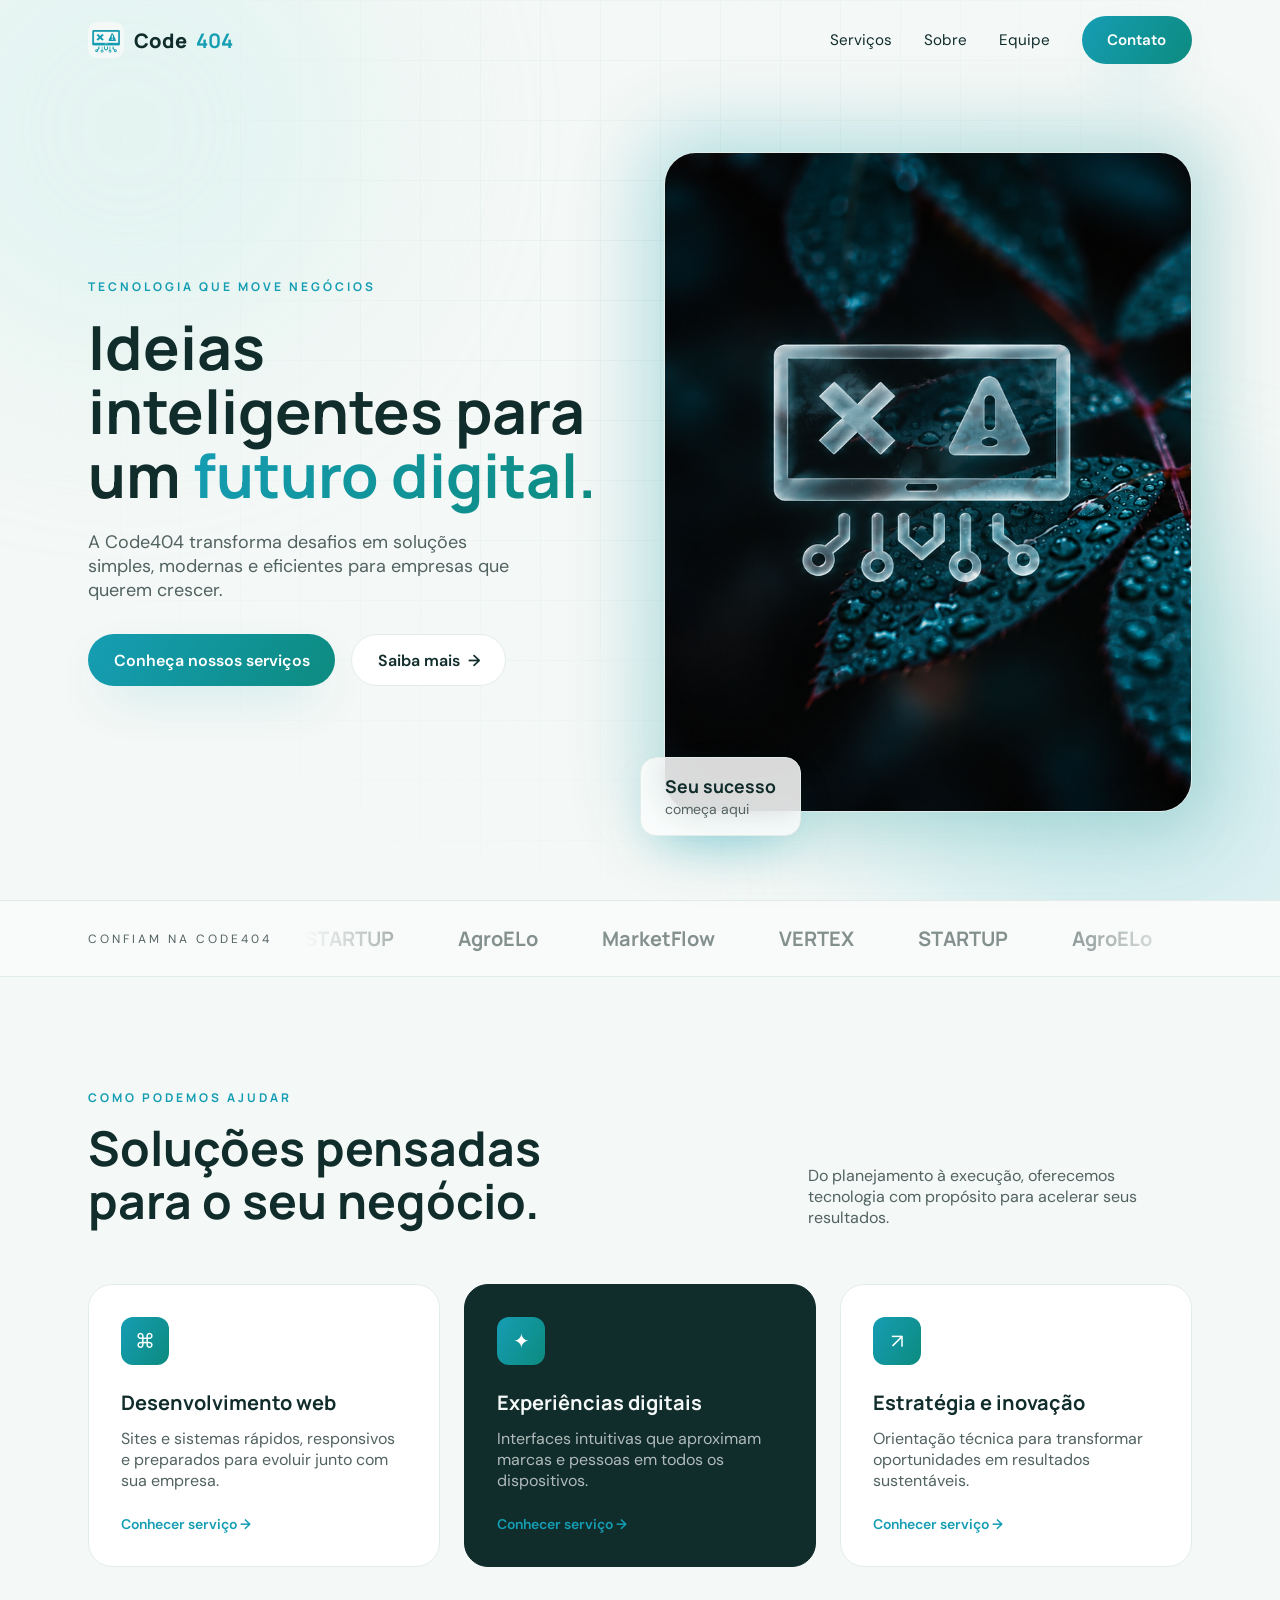
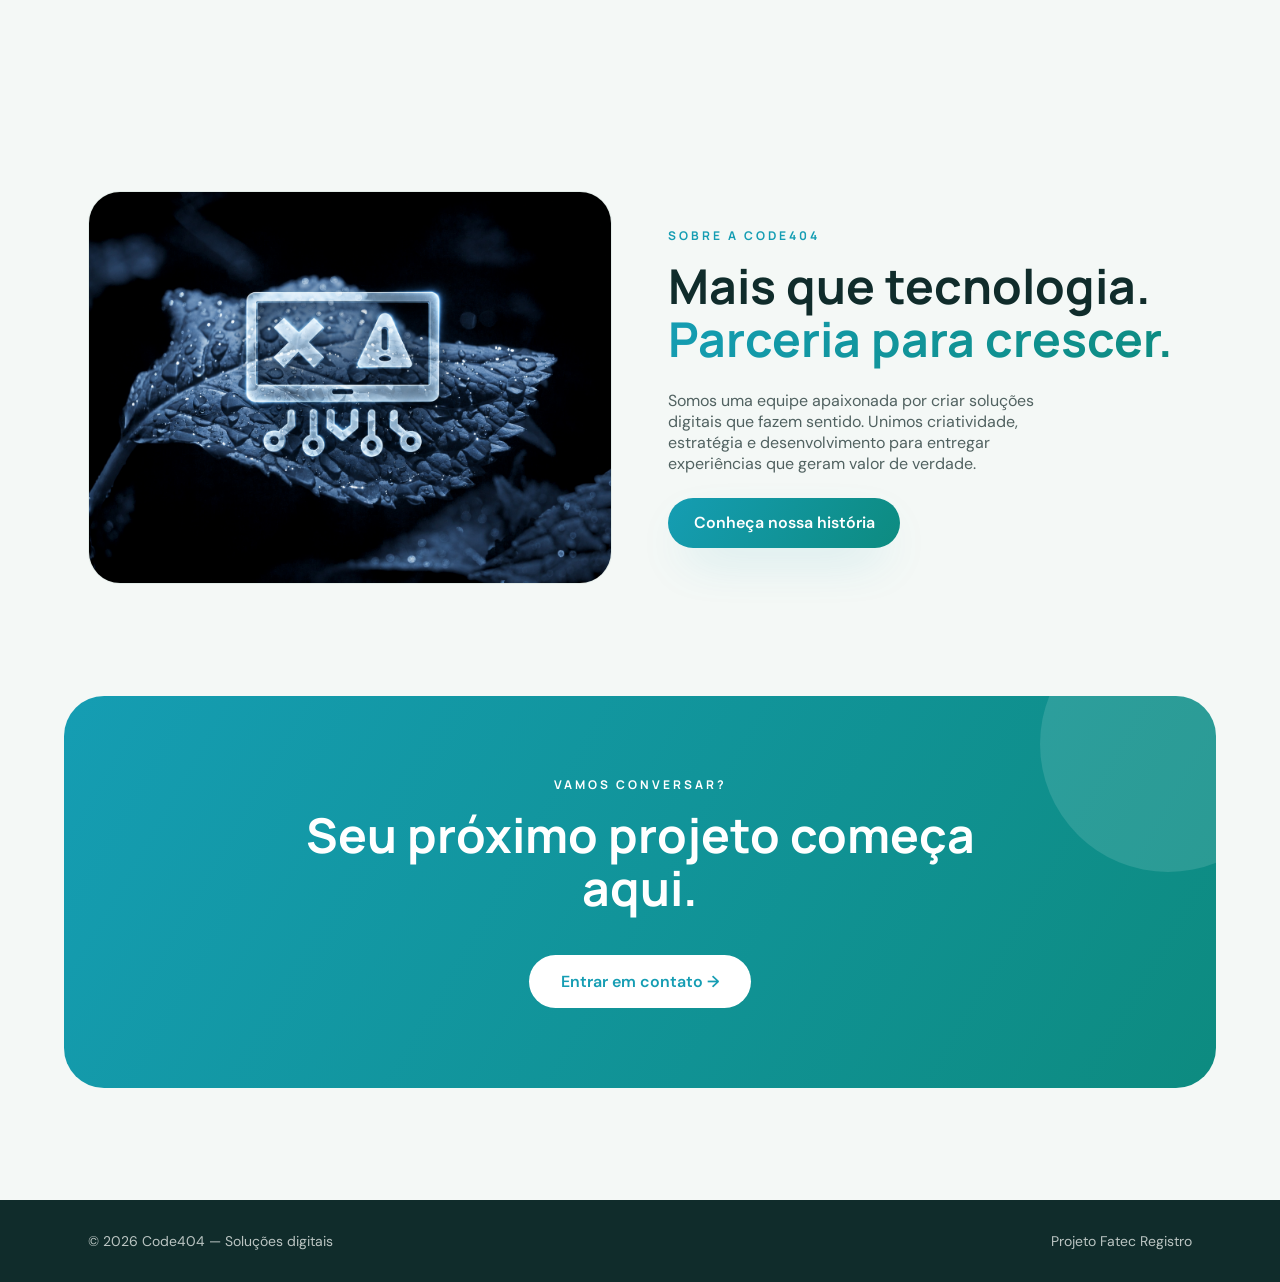
<file: index.html>
<!doctype html>
<html lang="pt-BR">
  <head>
    <meta charset="UTF-8" />
    <meta name="viewport" content="width=device-width,initial-scale=1" />
    <title>Code404 | Soluções digitais</title>
    <link rel="icon" href="images/icon.jpeg" />
    <link rel="preconnect" href="https://fonts.googleapis.com" />
    <link
      href="https://fonts.googleapis.com/css2?family=DM+Sans:wght@400;500;700&family=Manrope:wght@600;700;800&display=swap"
      rel="stylesheet"
    />
    <link rel="stylesheet" href="css/style.css" />
  </head>
  <body>
    <div class="bg">
      <div class="blob b1"></div>
      <div class="blob b2"></div>
      <div class="grid-bg"></div>
    </div>
    <header class="nav" id="nav">
      <div class="wrap nav-in">
        <a href="index.html" class="logo"
          ><img src="images/icon.jpeg" alt="" />Code<b>404</b></a
        >
        <nav id="menu">
          <a href="index.html#servicos">Serviços</a
          ><a href="index.html#sobre">Sobre</a><a href="perfil.html">Equipe</a
          ><a href="index.html#contato" class="btn btn-p">Contato</a>
        </nav>
        <button class="burger" id="burger" aria-label="Menu">☰</button>
      </div>
    </header>
    <main>
      <section class="wrap hero">
        <div>
          <p class="eyebrow fu">TECNOLOGIA QUE MOVE NEGÓCIOS</p>
          <h1 class="fu d1">
            Ideias inteligentes para um
            <span class="grad">futuro digital.</span>
          </h1>
          <p class="lead fu d2">
            A Code404 transforma desafios em soluções simples, modernas e
            eficientes para empresas que querem crescer.
          </p>
          <div class="acts fu d3">
            <a class="btn btn-p" href="#servicos">Conheça nossos serviços</a
            ><a class="btn btn-o" href="#sobre">Saiba mais <i>→</i></a>
          </div>
        </div>
        <div class="hero-img fu d4">
          <div class="glow"></div>
          <img
            src="images/wall.png"
            alt="Profissional trabalhando com tecnologia"
          />
          <div class="badge float">
            <strong>Seu sucesso</strong><span>começa aqui</span>
          </div>
        </div>
      </section>
      <section class="brands">
        <div class="wrap brands-in">
          <span>CONFIAM NA CODE404</span>
          <div class="mq"><div class="mq-track" id="mq"></div></div>
        </div>
      </section>
      <section id="servicos" class="wrap sec">
        <div class="sec-head reveal">
          <div>
            <p class="eyebrow">COMO PODEMOS AJUDAR</p>
            <h2>Soluções pensadas<br />para o seu negócio.</h2>
          </div>
          <p class="muted">
            Do planejamento à execução, oferecemos tecnologia com propósito para
            acelerar seus resultados.
          </p>
        </div>
        <div class="cards">
          <article class="card reveal">
            <span class="ico">⌘</span>
            <h3>Desenvolvimento web</h3>
            <p>
              Sites e sistemas rápidos, responsivos e preparados para evoluir
              junto com sua empresa.
            </p>
            <a href="#contato">Conhecer serviço <i>→</i></a>
          </article>
          <article class="card dark reveal" style="transition-delay: 0.12s">
            <span class="ico">✦</span>
            <h3>Experiências digitais</h3>
            <p>
              Interfaces intuitivas que aproximam marcas e pessoas em todos os
              dispositivos.
            </p>
            <a href="#contato">Conhecer serviço <i>→</i></a>
          </article>
          <article class="card reveal" style="transition-delay: 0.24s">
            <span class="ico">↗</span>
            <h3>Estratégia e inovação</h3>
            <p>
              Orientação técnica para transformar oportunidades em resultados
              sustentáveis.
            </p>
            <a href="#contato">Conhecer serviço <i>→</i></a>
          </article>
        </div>
      </section>
      <section id="sobre" class="wrap sec two">
        <div class="zoom reveal">
          <img src="images/wall2.png" alt="Equipe da Code404" />
        </div>
        <div class="reveal">
          <p class="eyebrow">SOBRE A CODE404</p>
          <h2>
            Mais que tecnologia.<br /><span class="grad"
              >Parceria para crescer.</span
            >
          </h2>
          <p class="muted mt">
            Somos uma equipe apaixonada por criar soluções digitais que fazem
            sentido. Unimos criatividade, estratégia e desenvolvimento para
            entregar experiências que geram valor de verdade.
          </p>
          <a class="btn btn-p mt" href="perfil.html">Conheça nossa história</a>
        </div>
      </section>
      <section id="contato" class="sec-cta">
        <div class="cta reveal">
          <div class="blob-cta"></div>
          <p class="kick">VAMOS CONVERSAR?</p>
          <h2>Seu próximo projeto começa aqui.</h2>
          <a class="btn-w" href="https://www.cod3404@outlook.com/"
            >Entrar em contato →</a
          >
        </div>
      </section>
    </main>
    <footer class="foot">
      <div class="wrap foot-in">
        <span>© 2026 Code404 — Soluções digitais</span
        ><span>Projeto Fatec Registro</span>
      </div>
    </footer>
    <script src="js/main.js"></script>
  </body>
</html>
</file>
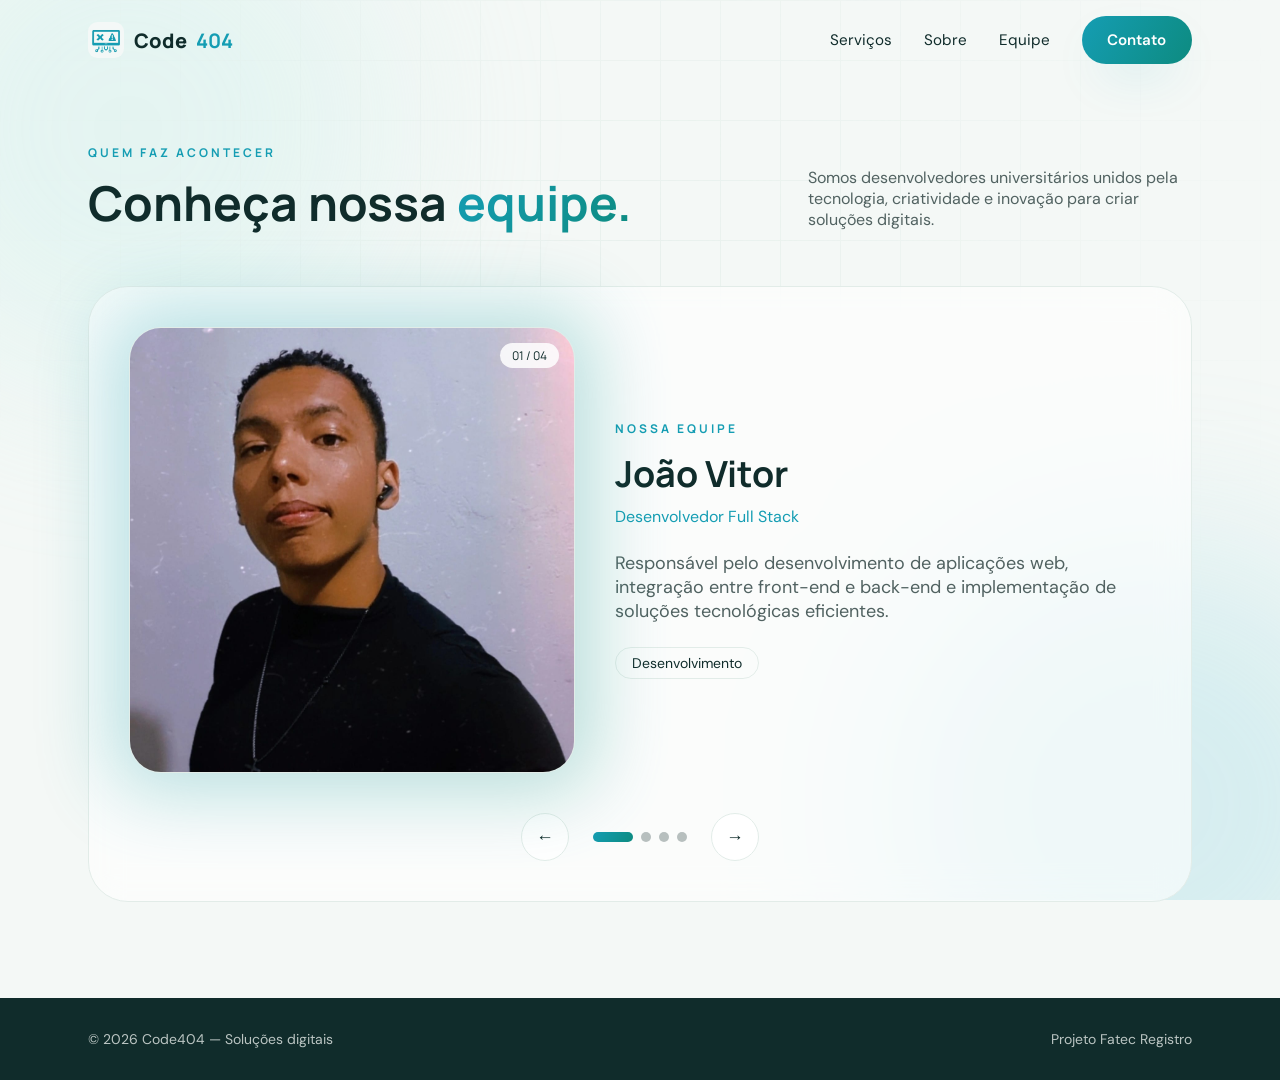
<file: perfil.html>
<!doctype html>
<html lang="pt-BR">
  <head>
    <meta charset="UTF-8" />
    <meta name="viewport" content="width=device-width,initial-scale=1" />
    <title>Nossa equipe | Code404</title>
    <link rel="icon" href="images/icon.jpeg" />
    <link rel="preconnect" href="https://fonts.googleapis.com" />
    <link
      href="https://fonts.googleapis.com/css2?family=DM+Sans:wght@400;500;700&family=Manrope:wght@600;700;800&display=swap"
      rel="stylesheet"
    />
    <link rel="stylesheet" href="css/style.css" />
  </head>
  <body>
    <div class="bg">
      <div class="blob b1"></div>
      <div class="blob b2"></div>
      <div class="grid-bg"></div>
    </div>
    <header class="nav" id="nav">
      <div class="wrap nav-in">
        <a href="index.html" class="logo"
          ><img src="images/icon.jpeg" alt="" />Code<b>404</b></a
        >
        <nav id="menu">
          <a href="index.html#servicos">Serviços</a
          ><a href="index.html#sobre">Sobre</a><a href="perfil.html">Equipe</a
          ><a href="index.html#contato" class="btn btn-p">Contato</a>
        </nav>
        <button class="burger" id="burger" aria-label="Menu">☰</button>
      </div>
    </header>
    <main class="wrap perfil">
      <div class="sec-head">
        <div class="fu">
          <p class="eyebrow">QUEM FAZ ACONTECER</p>
          <h2>Conheça nossa <span class="grad">equipe.</span></h2>
        </div>
        <p class="muted fu d2">
          Somos desenvolvedores universitários unidos pela tecnologia,
          criatividade e inovação para criar soluções digitais.
        </p>
      </div>
      <div class="carousel fu d3">
        <div class="slide" id="slide"></div>
        <div class="ctrl">
          <button id="prev" aria-label="Anterior">←</button>
          <div class="dots" id="dots"></div>
          <button id="next" aria-label="Próximo">→</button>
        </div>
      </div>
    </main>
    <footer class="foot">
      <div class="wrap foot-in">
        <span>© 2026 Code404 — Soluções digitais</span
        ><span>Projeto Fatec Registro</span>
      </div>
    </footer>
    <script src="js/main.js"></script>
  </body>
</html>
</file>
<file: css/style.css>
:root{--escuro:#102c2b;--azul:#159db3;--verde:#0d8b80;--claro:#f4f8f6;--texto:#516261;--borda:#e2ece8;--grad:linear-gradient(120deg,#159db3,#0d8b80);--glow:0 20px 50px -20px rgba(21,157,179,.45)}
*{box-sizing:border-box;margin:0;padding:0}
html{scroll-behavior:smooth}section[id]{scroll-margin-top:6rem}
body{font-family:'DM Sans',sans-serif;background:var(--claro);color:var(--escuro);display:flex;flex-direction:column;min-height:100vh;overflow-x:hidden}
h1,h2,h3,.logo,.kick{font-family:'Manrope',sans-serif}
a{color:inherit;text-decoration:none}img{display:block;max-width:100%}
.wrap{max-width:72rem;margin:0 auto;padding:0 1.5rem}
.grad{background:var(--grad);-webkit-background-clip:text;background-clip:text;color:transparent}
.eyebrow{font-family:'Manrope';font-size:.75rem;font-weight:700;letter-spacing:.25em;color:var(--azul)}
.muted{color:var(--texto);max-width:24rem}.mt{margin-top:1.5rem}
h2{font-size:clamp(2.2rem,4vw,3rem);line-height:1.1;margin-top:1rem}
/* fundo */
.bg{position:fixed;inset:0;z-index:-1;overflow:hidden}
.grid-bg{position:absolute;inset:0;background-image:linear-gradient(#dce9e4 1px,transparent 1px),linear-gradient(90deg,#dce9e4 1px,transparent 1px);background-size:60px 60px;opacity:.5;mask-image:radial-gradient(circle at 50% 30%,#000,transparent 75%)}
.blob{position:absolute;width:32rem;height:32rem;border-radius:50%;filter:blur(90px);opacity:.35;animation:blob 18s ease-in-out infinite}
.b1{background:#c8efea;top:-8rem;left:-8rem}.b2{background:#9fdbe5;bottom:-10rem;right:-8rem;animation-delay:-9s}
/* nav */
.nav{position:fixed;top:0;left:0;right:0;z-index:50;transition:.4s}
.nav.scrolled{background:rgba(255,255,255,.8);backdrop-filter:blur(16px);box-shadow:0 1px 0 var(--borda)}
.nav-in{display:flex;align-items:center;justify-content:space-between;height:5rem}
.logo{display:flex;align-items:center;gap:.6rem;font-weight:800;font-size:1.25rem}.logo img{width:2.25rem;height:2.25rem;border-radius:.6rem}.logo b{color:var(--azul)}
#menu{display:flex;align-items:center;gap:2rem;font-size:.95rem}
#menu a:not(.btn){position:relative}#menu a:not(.btn)::after{content:'';position:absolute;left:0;bottom:-4px;height:2px;width:0;background:var(--grad);transition:.3s}#menu a:hover::after{width:100%}
.burger{display:none;background:none;border:0;font-size:1.6rem;color:var(--escuro);cursor:pointer}
/* botões */
.btn{display:inline-flex;align-items:center;gap:.5rem;padding:.9rem 1.6rem;border-radius:999px;font-weight:600;transition:.3s}
.btn-p{background:var(--grad);color:#fff;box-shadow:var(--glow)}.btn-p:hover{transform:translateY(-3px);box-shadow:0 25px 60px -18px rgba(21,157,179,.7)}
.btn-o{border:1px solid var(--borda);background:#fff}.btn-o:hover{border-color:var(--azul);color:var(--azul)}
.btn i,.card a i{font-style:normal;display:inline-block;transition:.3s}.btn:hover i,.card:hover a i{transform:translateX(4px)}
/* hero */
.hero{display:grid;grid-template-columns:1fr 1fr;gap:3rem;align-items:center;min-height:100vh;padding-top:8rem;padding-bottom:4rem}
h1{font-size:clamp(2.8rem,5vw,3.8rem);line-height:1.05;margin-top:1.25rem}
.lead{margin-top:1.5rem;font-size:1.125rem;color:var(--texto);max-width:28rem}
.acts{margin-top:2rem;display:flex;gap:1rem;flex-wrap:wrap}
.hero-img{position:relative}.hero-img img{position:relative;width:100%;aspect-ratio:4/5;object-fit:cover;border-radius:2rem;border:1px solid var(--borda)}
.glow{position:absolute;inset:-1rem;border-radius:2rem;background:var(--grad);opacity:.3;filter:blur(40px)}
.badge{position:absolute;bottom:-1.5rem;left:-1.5rem;background:rgba(255,255,255,.85);backdrop-filter:blur(16px);border:1px solid var(--borda);border-radius:1rem;padding:1rem 1.5rem;box-shadow:var(--glow)}
.badge strong{display:block;font-family:'Manrope';font-size:1.1rem}.badge span{font-size:.875rem;color:var(--texto)}
/* marcas */
.brands{border-top:1px solid var(--borda);border-bottom:1px solid var(--borda);background:rgba(255,255,255,.4);padding:1.5rem 0}
.brands-in{display:flex;align-items:center;gap:2rem}.brands-in>span{flex-shrink:0;font-size:.75rem;letter-spacing:.25em;color:var(--texto)}
.mq{overflow:hidden;mask-image:linear-gradient(90deg,transparent,#000 15%,#000 85%,transparent)}
.mq-track{display:flex;gap:4rem;width:max-content;animation:marquee 25s linear infinite}
.mq-track strong{font-family:'Manrope';font-size:1.25rem;color:rgba(81,98,97,.7)}
/* seções */
.sec{padding-top:7rem;padding-bottom:7rem}
.sec-head{display:flex;flex-wrap:wrap;justify-content:space-between;align-items:flex-end;gap:1.5rem}
.cards{margin-top:3.5rem;display:grid;grid-template-columns:repeat(3,1fr);gap:1.5rem}
.card{position:relative;overflow:hidden;background:#fff;border:1px solid var(--borda);border-radius:1.5rem;padding:2rem;transition:all .5s}
.card:hover{transform:translateY(-8px);border-color:rgba(21,157,179,.5);box-shadow:var(--glow)}
.card.reveal.show:hover{transform:translateY(-8px)}
.ico{display:grid;place-items:center;width:3rem;height:3rem;border-radius:.75rem;background:var(--grad);color:#fff;font-size:1.25rem;transition:.5s}
.card:hover .ico{transform:rotate(12deg) scale(1.1)}
.card h3{margin-top:1.5rem;font-size:1.25rem}.card p{margin-top:.75rem;color:var(--texto)}
.card a{display:inline-block;margin-top:1.5rem;font-size:.875rem;font-weight:600;color:var(--azul)}
.card.dark{background:var(--escuro);border-color:var(--escuro);color:var(--claro)}.card.dark p{color:rgba(244,248,246,.7)}
.two{display:grid;grid-template-columns:1fr 1fr;gap:3.5rem;align-items:center}
.zoom{overflow:hidden;border-radius:2rem;border:1px solid var(--borda)}.zoom img{width:100%;aspect-ratio:4/3;object-fit:cover;transition:transform .7s}.zoom:hover img{transform:scale(1.05)}
.sec-cta{padding:0 1.5rem 7rem}
.cta{position:relative;overflow:hidden;max-width:72rem;margin:0 auto;border-radius:2.5rem;background:var(--grad);color:#fff;text-align:center;padding:5rem 2rem}
.cta h2{max-width:42rem;margin:1rem auto 0}.kick{font-size:.75rem;font-weight:700;letter-spacing:.25em}
.blob-cta{position:absolute;right:-5rem;top:-5rem;width:16rem;height:16rem;border-radius:50%;background:rgba(255,255,255,.12);animation:blob 14s infinite}
.btn-w{display:inline-flex;margin-top:2.5rem;background:#fff;color:var(--azul);padding:1rem 2rem;border-radius:999px;font-weight:600;transition:.3s}.btn-w:hover{transform:scale(1.05)}
/* perfil */
.perfil{padding-top:9rem;padding-bottom:6rem;width:100%}
.carousel{margin-top:3.5rem;background:rgba(255,255,255,.6);backdrop-filter:blur(16px);border:1px solid var(--borda);border-radius:2.5rem;padding:2.5rem}
.slide{display:grid;grid-template-columns:1fr 1.2fr;gap:2.5rem;align-items:center;animation:slideIn .6s ease}
.foto{position:relative}.foto img,.ini{position:relative;width:100%;aspect-ratio:1;object-fit:cover;border-radius:2rem;border:1px solid var(--borda)}
.ini{display:grid;place-items:center;background:var(--claro);font-family:'Manrope';font-size:4.5rem;font-weight:800}
.num{position:absolute;top:1rem;right:1rem;background:rgba(255,255,255,.85);border-radius:999px;padding:.25rem .75rem;font-size:.75rem;font-family:'Manrope'}
.info h3{font-size:2.25rem;margin-top:.75rem}.cargo{display:block;margin-top:.5rem;color:var(--azul)}.info p:not(.eyebrow){margin-top:1.5rem;font-size:1.125rem;color:var(--texto)}
.tag{display:inline-block;margin-top:1.5rem;border:1px solid var(--borda);border-radius:999px;padding:.375rem 1rem;font-size:.875rem}
.ctrl{margin-top:2.5rem;display:flex;align-items:center;justify-content:center;gap:1.5rem}
.ctrl>button{width:3rem;height:3rem;border-radius:50%;border:1px solid var(--borda);background:#fff;color:var(--escuro);font-size:1.1rem;cursor:pointer;transition:.3s}
.ctrl>button:hover{border-color:var(--azul);color:var(--azul)}#prev:hover{transform:translateX(-4px)}#next:hover{transform:translateX(4px)}
.dots{display:flex;gap:.5rem}.dots button{width:.625rem;height:.625rem;border:0;border-radius:999px;background:rgba(81,98,97,.4);cursor:pointer;transition:.5s}.dots button.on{width:2.5rem;background:var(--grad)}
/* rodapé */
.foot{margin-top:auto;background:var(--escuro);color:rgba(244,248,246,.75);font-size:.875rem}
.foot-in{display:flex;justify-content:space-between;flex-wrap:wrap;gap:1rem;padding-top:2rem;padding-bottom:2rem}
/* animações */
.fu{opacity:0;animation:fadeUp .8s cubic-bezier(.2,.7,.2,1) forwards}.d1{animation-delay:.1s}.d2{animation-delay:.2s}.d3{animation-delay:.3s}.d4{animation-delay:.4s}
.reveal{opacity:0;transform:translateY(40px);transition:opacity .8s,transform .8s}.reveal.show{opacity:1;transform:none}
.float{animation:float 5s ease-in-out infinite}
@keyframes fadeUp{from{opacity:0;transform:translateY(30px)}to{opacity:1;transform:none}}
@keyframes float{50%{transform:translateY(-12px)}}
@keyframes blob{33%{transform:translate(40px,-30px) scale(1.1)}66%{transform:translate(-30px,30px) scale(.95)}}
@keyframes marquee{to{transform:translateX(-50%)}}
@keyframes slideIn{from{opacity:0;transform:translateX(40px)}to{opacity:1;transform:none}}
@media(max-width:800px){.hero,.two,.cards,.slide{grid-template-columns:1fr}.hero{padding-top:7rem}.badge{left:1rem}
.burger{display:block}#menu{position:absolute;top:5rem;left:0;right:0;flex-direction:column;background:#fff;padding:1.5rem;gap:1.25rem;border-bottom:1px solid var(--borda);display:none}#menu.open{display:flex}.carousel{padding:1.5rem}}
</file>
